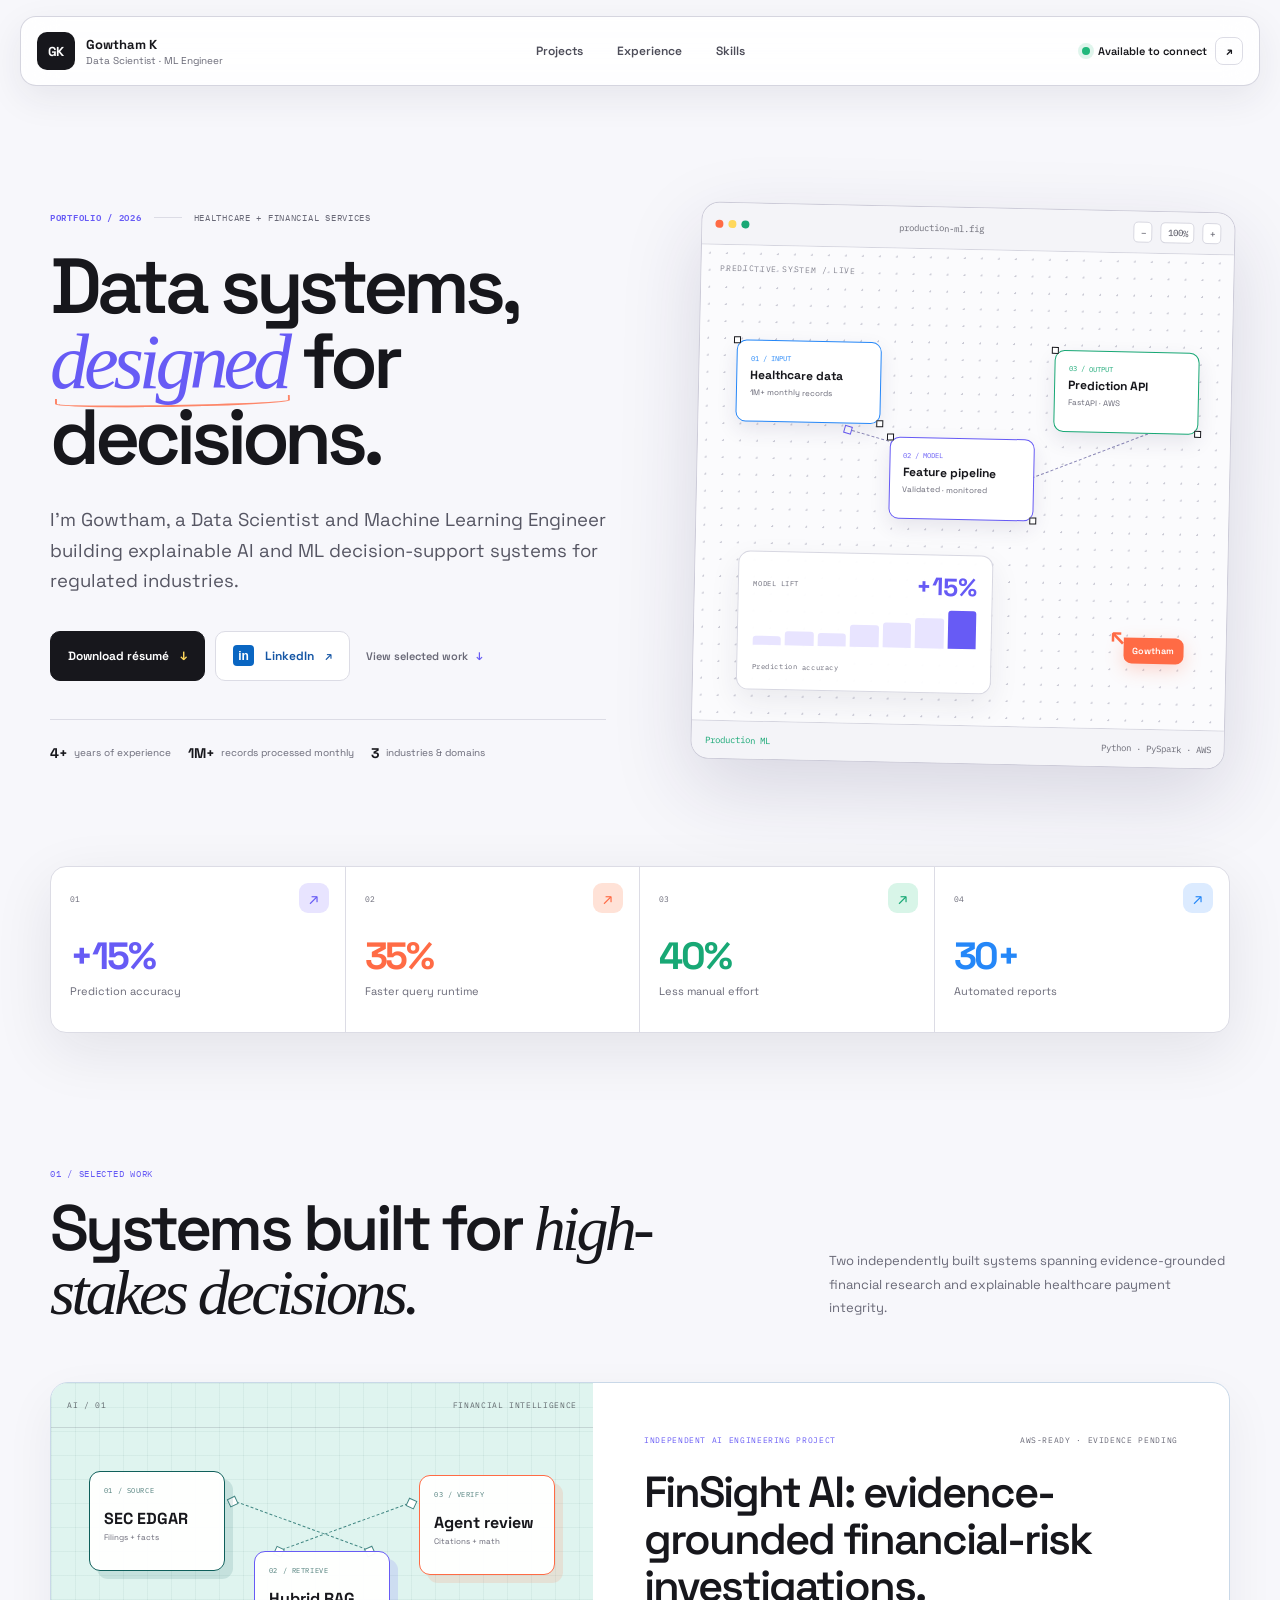
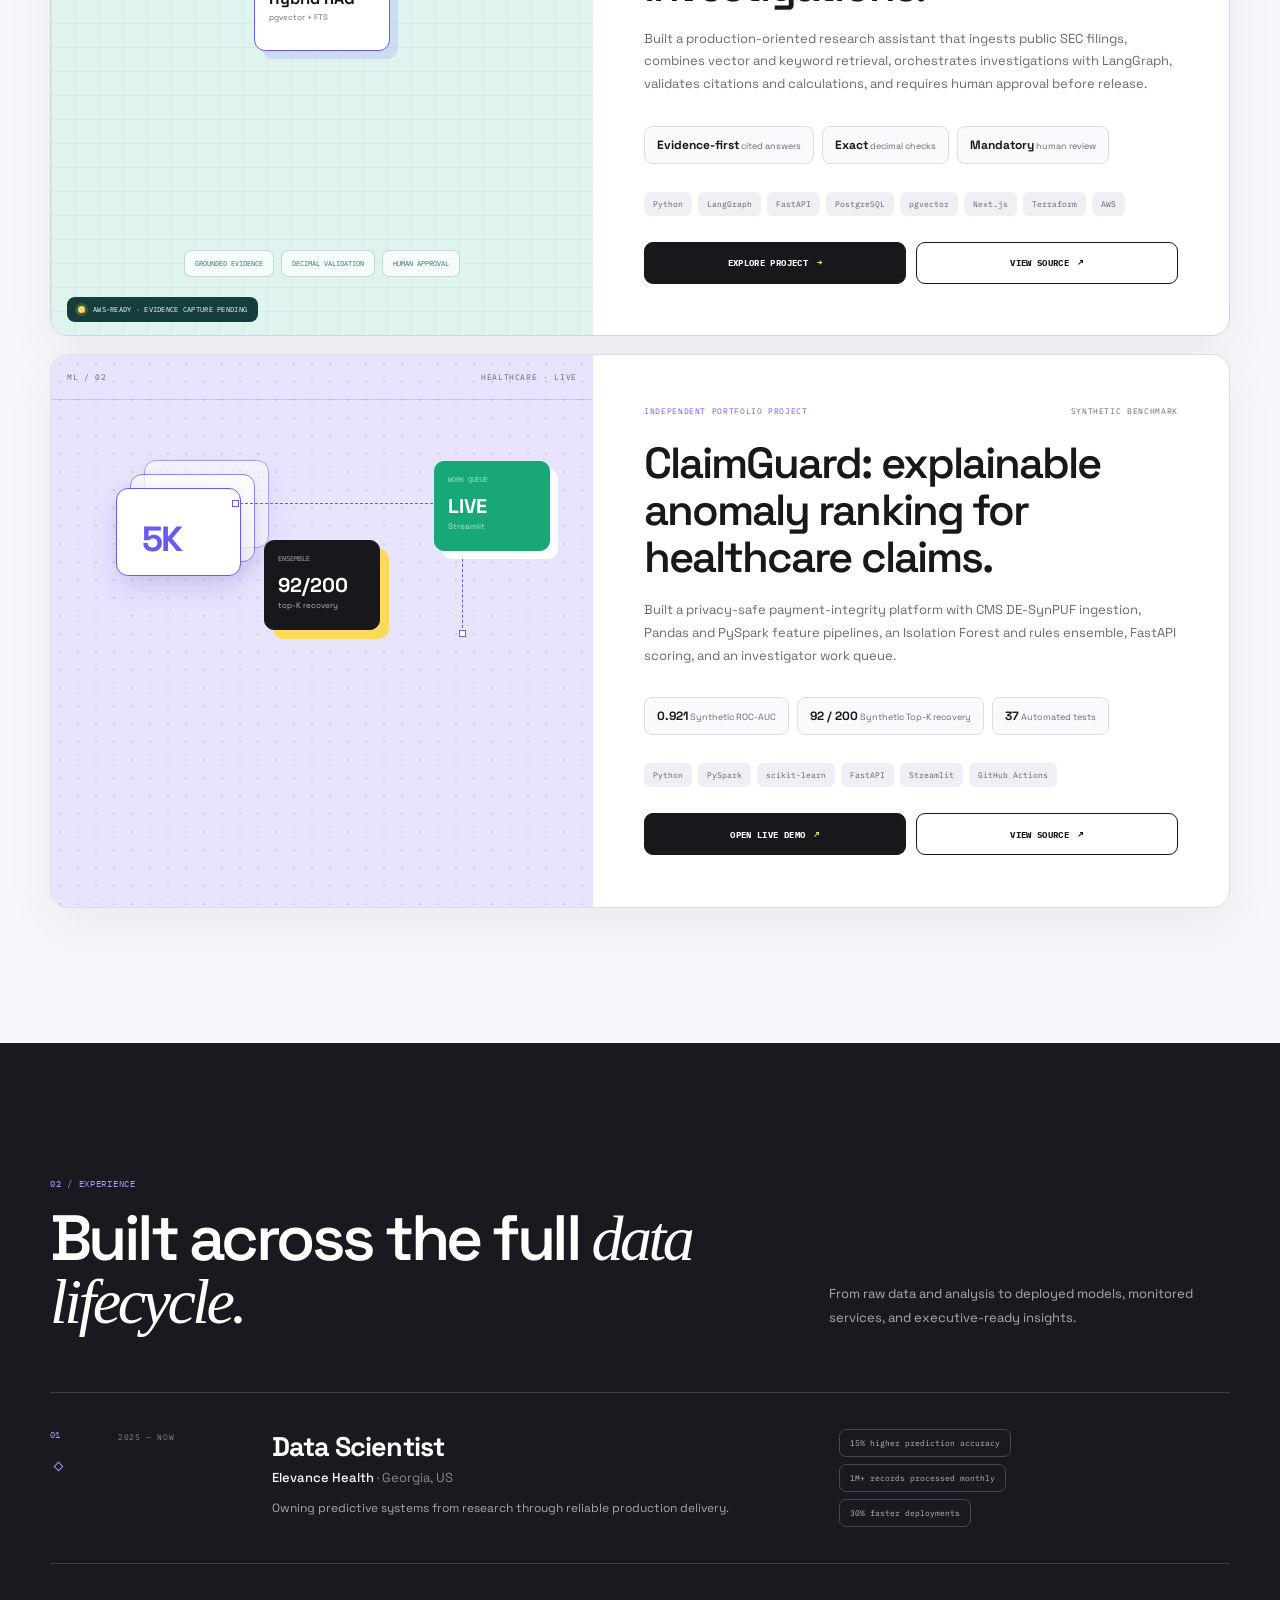
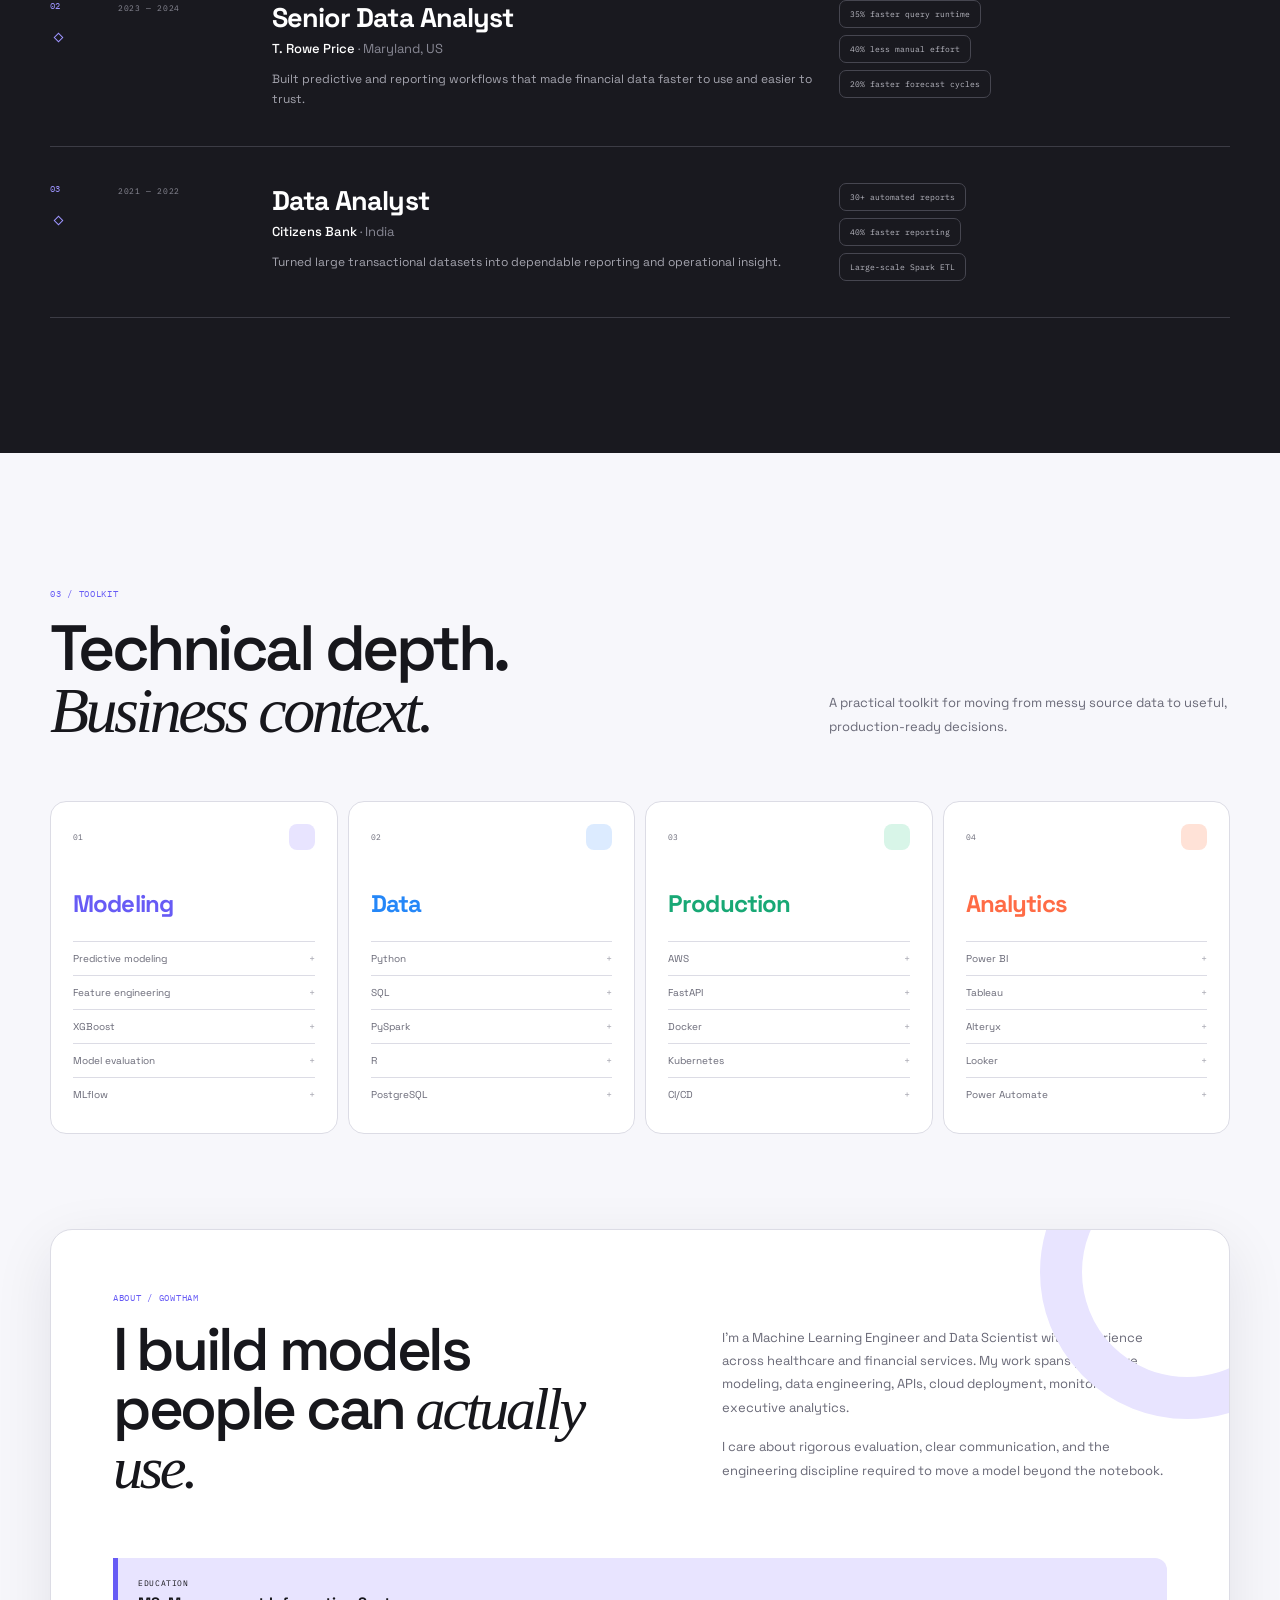
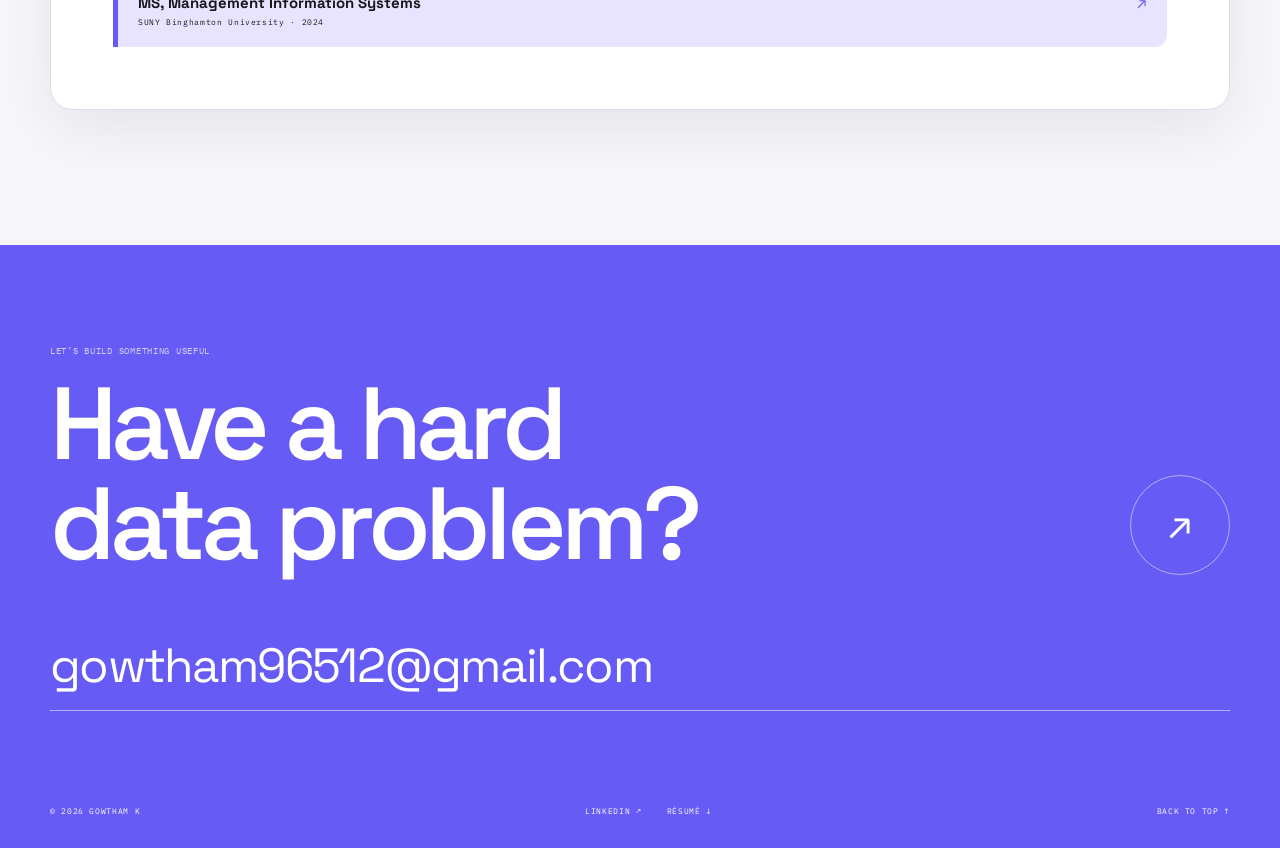
<file: index.html>
<!doctype html>
<html lang="en">
<head>
  <meta charset="utf-8">
  <meta name="viewport" content="width=device-width, initial-scale=1">
  <meta name="description" content="Portfolio of Gowtham K, a Data Scientist and Machine Learning Engineer building explainable AI and ML decision-support systems for regulated industries.">
  <meta name="theme-color" content="#675bf5">
  <meta property="og:title" content="Gowtham K | Data Scientist & Machine Learning Engineer">
  <meta property="og:description" content="Explainable AI, production ML, and decision-support systems across healthcare and financial services.">
  <meta property="og:type" content="website">
  <meta property="og:url" content="https://gowthamkondabolu.github.io/">
  <meta property="og:image" content="https://gowthamkondabolu.github.io/portfolio-preview.jpg?v=2">
  <meta property="og:image:secure_url" content="https://gowthamkondabolu.github.io/portfolio-preview.jpg?v=2">
  <meta property="og:image:type" content="image/jpeg">
  <meta property="og:image:width" content="1200">
  <meta property="og:image:height" content="627">
  <meta property="og:image:alt" content="Gowtham K — Data Scientist and Machine Learning Engineer portfolio">
  <meta name="twitter:card" content="summary_large_image">
  <meta name="twitter:title" content="Gowtham K | Data Scientist & Machine Learning Engineer">
  <meta name="twitter:description" content="Explainable AI, production ML, and decision-support systems across healthcare and financial services.">
  <meta name="twitter:image" content="https://gowthamkondabolu.github.io/portfolio-preview.jpg?v=2">
  <title>Gowtham K | Data Scientist & Machine Learning Engineer</title>
  <link rel="icon" href="favicon.svg" type="image/svg+xml">
  <link rel="stylesheet" href="styles.css">
</head>
<body>
<main id="top">
  <header class="topbar">
    <a class="identity" href="#top" aria-label="Gowtham K home"><span class="identity-mark">GK</span><span><b>Gowtham K</b><small>Data Scientist · ML Engineer</small></span></a>
    <nav aria-label="Primary navigation"><a href="#work">Projects</a><a href="#experience">Experience</a><a href="#skills">Skills</a></nav>
    <a class="contact-link" href="https://mail.google.com/mail/?view=cm&amp;fs=1&amp;to=gowtham96512@gmail.com&amp;su=Portfolio%20Inquiry" target="_blank" rel="noreferrer" aria-label="Email Gowtham using Gmail"><span class="status-dot"></span>Available to connect <b>↗</b></a>
  </header>

  <section class="hero wrap">
    <div class="hero-copy">
      <p class="overline"><span>PORTFOLIO / 2026</span><i></i>Healthcare + Financial Services</p>
      <h1>Data systems,<br><em>designed</em> for decisions.</h1>
      <p class="hero-lede">I’m Gowtham, a Data Scientist and Machine Learning Engineer building explainable AI and ML decision-support systems for regulated industries.</p>
      <div class="hero-actions">
        <a class="button primary" href="Gowtham_K_Resume.pdf" download>Download résumé <span>↓</span></a>
        <a class="button linkedin" href="https://www.linkedin.com/in/gowtham512/" target="_blank" rel="noreferrer"><span class="in-badge">in</span> LinkedIn <b>↗</b></a>
        <a class="text-link" href="#work">View selected work <span>↓</span></a>
      </div>
      <div class="quick-proof" aria-label="Career highlights"><span><b>4+</b> years of experience</span><span><b>1M+</b> records processed monthly</span><span><b>3</b> industries &amp; domains</span></div>
    </div>

    <div class="canvas-card" aria-label="Machine learning system overview">
      <div class="canvas-toolbar"><div class="window-dots"><i></i><i></i><i></i></div><span>production-ml.fig</span><div class="toolbar-tools"><b>−</b><b>100%</b><b>+</b></div></div>
      <div class="canvas-body">
        <div class="canvas-label">PREDICTIVE SYSTEM / LIVE</div>
        <div class="flow-node data-node"><small>01 / INPUT</small><strong>Healthcare data</strong><span>1M+ monthly records</span><i class="handle one"></i><i class="handle two"></i></div>
        <div class="flow-line line-one"><i></i></div>
        <div class="flow-node model-node"><small>02 / MODEL</small><strong>Feature pipeline</strong><span>Validated · monitored</span><i class="handle one"></i><i class="handle two"></i></div>
        <div class="flow-line line-two"><i></i></div>
        <div class="flow-node api-node"><small>03 / OUTPUT</small><strong>Prediction API</strong><span>FastAPI · AWS</span><i class="handle one"></i><i class="handle two"></i></div>
        <div class="performance-card"><div><span>MODEL LIFT</span><b>+15%</b></div><div class="spark" aria-hidden="true"><i></i><i></i><i></i><i></i><i></i><i></i><i></i></div><small>Prediction accuracy</small></div>
        <div class="cursor-tag"><span>↖</span> Gowtham</div>
      </div>
      <div class="canvas-footer"><span><i></i> Production ML</span><span>Python · PySpark · AWS</span></div>
    </div>
  </section>

  <section class="impact-strip wrap" aria-label="Impact metrics">
    <article class="impact-card violet"><span>01</span><b>+15%</b><p>Prediction accuracy</p><i>↗</i></article>
    <article class="impact-card orange"><span>02</span><b>35%</b><p>Faster query runtime</p><i>↗</i></article>
    <article class="impact-card green"><span>03</span><b>40%</b><p>Less manual effort</p><i>↗</i></article>
    <article class="impact-card blue"><span>04</span><b>30+</b><p>Automated reports</p><i>↗</i></article>
  </section>

  <section class="section wrap" id="work">
    <div class="section-heading"><div><p class="kicker">01 / SELECTED WORK</p><h2>Systems built for <em>high-stakes decisions.</em></h2></div><p>Two independently built systems spanning evidence-grounded financial research and explainable healthcare payment integrity.</p></div>
    <div class="project-grid">
      <article class="project-card project-featured finsight-card">
        <div class="project-visual finsight-visual" aria-hidden="true">
          <div class="visual-bar"><span>AI / 01</span><span>FINANCIAL INTELLIGENCE</span></div>
          <div class="finsight-flow">
            <div class="finsight-node source-node"><small>01 / SOURCE</small><b>SEC EDGAR</b><span>Filings + facts</span></div>
            <div class="finsight-path path-one"><i></i></div>
            <div class="finsight-node retrieval-node"><small>02 / RETRIEVE</small><b>Hybrid RAG</b><span>pgvector + FTS</span></div>
            <div class="finsight-path path-two"><i></i></div>
            <div class="finsight-node agent-node"><small>03 / VERIFY</small><b>Agent review</b><span>Citations + math</span></div>
          </div>
          <div class="finsight-controls"><span>Grounded evidence</span><span>Decimal validation</span><span>Human approval</span></div>
          <div class="finsight-status"><i></i>AWS-ready · evidence capture pending</div>
        </div>
        <div class="project-copy">
          <div class="project-meta"><span>INDEPENDENT AI ENGINEERING PROJECT</span><span>AWS-READY · EVIDENCE PENDING</span></div>
          <h3>FinSight AI: evidence-grounded financial-risk investigations.</h3>
          <p>Built a production-oriented research assistant that ingests public SEC filings, combines vector and keyword retrieval, orchestrates investigations with LangGraph, validates citations and calculations, and requires human approval before release.</p>
          <div class="result-row"><span><b>Evidence-first</b> cited answers</span><span><b>Exact</b> decimal checks</span><span><b>Mandatory</b> human review</span></div>
          <div class="tech-row"><span>Python</span><span>LangGraph</span><span>FastAPI</span><span>PostgreSQL</span><span>pgvector</span><span>Next.js</span><span>Terraform</span><span>AWS</span></div>
          <div class="project-actions">
            <a class="project-link primary" href="finsight-ai.html">Explore project <span>→</span></a>
            <a class="project-link" href="https://github.com/GowthamKondabolu/finsight-ai" target="_blank" rel="noreferrer">View source <span>↗</span></a>
          </div>
        </div>
      </article>

      <article class="project-card project-featured">
        <div class="project-visual healthcare-visual" aria-hidden="true">
          <div class="visual-bar"><span>ML / 02</span><span>HEALTHCARE · LIVE</span></div>
          <div class="data-stack"><i></i><i></i><i></i><span>5K</span></div>
          <div class="model-chip"><small>ENSEMBLE</small><b>92/200</b><span>top-K recovery</span></div>
          <div class="connector"><i></i><i></i><i></i></div>
          <div class="api-chip"><small>WORK QUEUE</small><b>LIVE</b><span>Streamlit</span></div>
        </div>
        <div class="project-copy">
          <div class="project-meta"><span>INDEPENDENT PORTFOLIO PROJECT</span><span>SYNTHETIC BENCHMARK</span></div>
          <h3>ClaimGuard: explainable anomaly ranking for healthcare claims.</h3>
          <p>Built a privacy-safe payment-integrity platform with CMS DE-SynPUF ingestion, Pandas and PySpark feature pipelines, an Isolation Forest and rules ensemble, FastAPI scoring, and an investigator work queue.</p>
          <div class="result-row"><span><b>0.921</b> Synthetic ROC-AUC</span><span><b>92 / 200</b> Synthetic Top-K recovery</span><span><b>37</b> Automated tests</span></div>
          <div class="tech-row"><span>Python</span><span>PySpark</span><span>scikit-learn</span><span>FastAPI</span><span>Streamlit</span><span>GitHub Actions</span></div>
          <div class="project-actions">
            <a class="project-link primary" href="https://gowtham-claimguard.streamlit.app/" target="_blank" rel="noreferrer">Open live demo <span>↗</span></a>
            <a class="project-link" href="https://github.com/GowthamKondabolu/claim-guard" target="_blank" rel="noreferrer">View source <span>↗</span></a>
          </div>
        </div>
      </article>
    </div>
  </section>

  <section class="experience-section" id="experience">
    <div class="wrap">
      <div class="section-heading light"><div><p class="kicker">02 / EXPERIENCE</p><h2>Built across the full <em>data lifecycle.</em></h2></div><p>From raw data and analysis to deployed models, monitored services, and executive-ready insights.</p></div>
      <div class="timeline">
        <article class="role"><div class="role-pin"><span>01</span><i></i></div><div class="role-date">2025 — NOW</div><div class="role-copy"><h3>Data Scientist</h3><h4>Elevance Health <span>· Georgia, US</span></h4><p>Owning predictive systems from research through reliable production delivery.</p></div><div class="role-results"><span>15% higher prediction accuracy</span><span>1M+ records processed monthly</span><span>30% faster deployments</span></div></article>
        <article class="role"><div class="role-pin"><span>02</span><i></i></div><div class="role-date">2023 — 2024</div><div class="role-copy"><h3>Senior Data Analyst</h3><h4>T. Rowe Price <span>· Maryland, US</span></h4><p>Built predictive and reporting workflows that made financial data faster to use and easier to trust.</p></div><div class="role-results"><span>35% faster query runtime</span><span>40% less manual effort</span><span>20% faster forecast cycles</span></div></article>
        <article class="role"><div class="role-pin"><span>03</span><i></i></div><div class="role-date">2021 — 2022</div><div class="role-copy"><h3>Data Analyst</h3><h4>Citizens Bank <span>· India</span></h4><p>Turned large transactional datasets into dependable reporting and operational insight.</p></div><div class="role-results"><span>30+ automated reports</span><span>40% faster reporting</span><span>Large-scale Spark ETL</span></div></article>
      </div>
    </div>
  </section>

  <section class="section wrap" id="skills">
    <div class="section-heading"><div><p class="kicker">03 / TOOLKIT</p><h2>Technical depth.<br><em>Business context.</em></h2></div><p>A practical toolkit for moving from messy source data to useful, production-ready decisions.</p></div>
    <div class="skill-grid">
      <article class="skill-card violet"><div><span>01</span><i></i></div><h3>Modeling</h3><ul><li>Predictive modeling<span>+</span></li><li>Feature engineering<span>+</span></li><li>XGBoost<span>+</span></li><li>Model evaluation<span>+</span></li><li>MLflow<span>+</span></li></ul></article>
      <article class="skill-card blue"><div><span>02</span><i></i></div><h3>Data</h3><ul><li>Python<span>+</span></li><li>SQL<span>+</span></li><li>PySpark<span>+</span></li><li>R<span>+</span></li><li>PostgreSQL<span>+</span></li></ul></article>
      <article class="skill-card green"><div><span>03</span><i></i></div><h3>Production</h3><ul><li>AWS<span>+</span></li><li>FastAPI<span>+</span></li><li>Docker<span>+</span></li><li>Kubernetes<span>+</span></li><li>CI/CD<span>+</span></li></ul></article>
      <article class="skill-card orange"><div><span>04</span><i></i></div><h3>Analytics</h3><ul><li>Power BI<span>+</span></li><li>Tableau<span>+</span></li><li>Alteryx<span>+</span></li><li>Looker<span>+</span></li><li>Power Automate<span>+</span></li></ul></article>
    </div>

    <div class="about-card">
      <div class="about-title"><p class="kicker">ABOUT / GOWTHAM</p><h2>I build models people can <em>actually use.</em></h2></div>
      <div class="about-copy"><p>I’m a Machine Learning Engineer and Data Scientist with experience across healthcare and financial services. My work spans predictive modeling, data engineering, APIs, cloud deployment, monitoring, and executive analytics.</p><p>I care about rigorous evaluation, clear communication, and the engineering discipline required to move a model beyond the notebook.</p></div>
      <div class="education-card"><span>EDUCATION</span><b>MS, Management Information Systems</b><small>SUNY Binghamton University · 2024</small><i>↗</i></div>
    </div>
  </section>

  <footer>
    <div class="wrap footer-inner">
      <p class="kicker">LET’S BUILD SOMETHING USEFUL</p>
      <div class="footer-title"><h2>Have a hard<br>data problem?</h2><a class="footer-arrow" href="https://mail.google.com/mail/?view=cm&amp;fs=1&amp;to=gowtham96512@gmail.com&amp;su=Portfolio%20Inquiry" target="_blank" rel="noreferrer" aria-label="Email Gowtham using Gmail">↗</a></div>
      <a class="email" href="mailto:gowtham96512@gmail.com">gowtham96512@gmail.com</a>
      <div class="footer-row"><span>© 2026 GOWTHAM K</span><div><a href="https://www.linkedin.com/in/gowtham512/" target="_blank" rel="noreferrer">LINKEDIN ↗</a><a href="Gowtham_K_Resume.pdf" download>RÉSUMÉ ↓</a></div><a href="#top">BACK TO TOP ↑</a></div>
    </div>
  </footer>
</main>
</body>
</html>
</file>
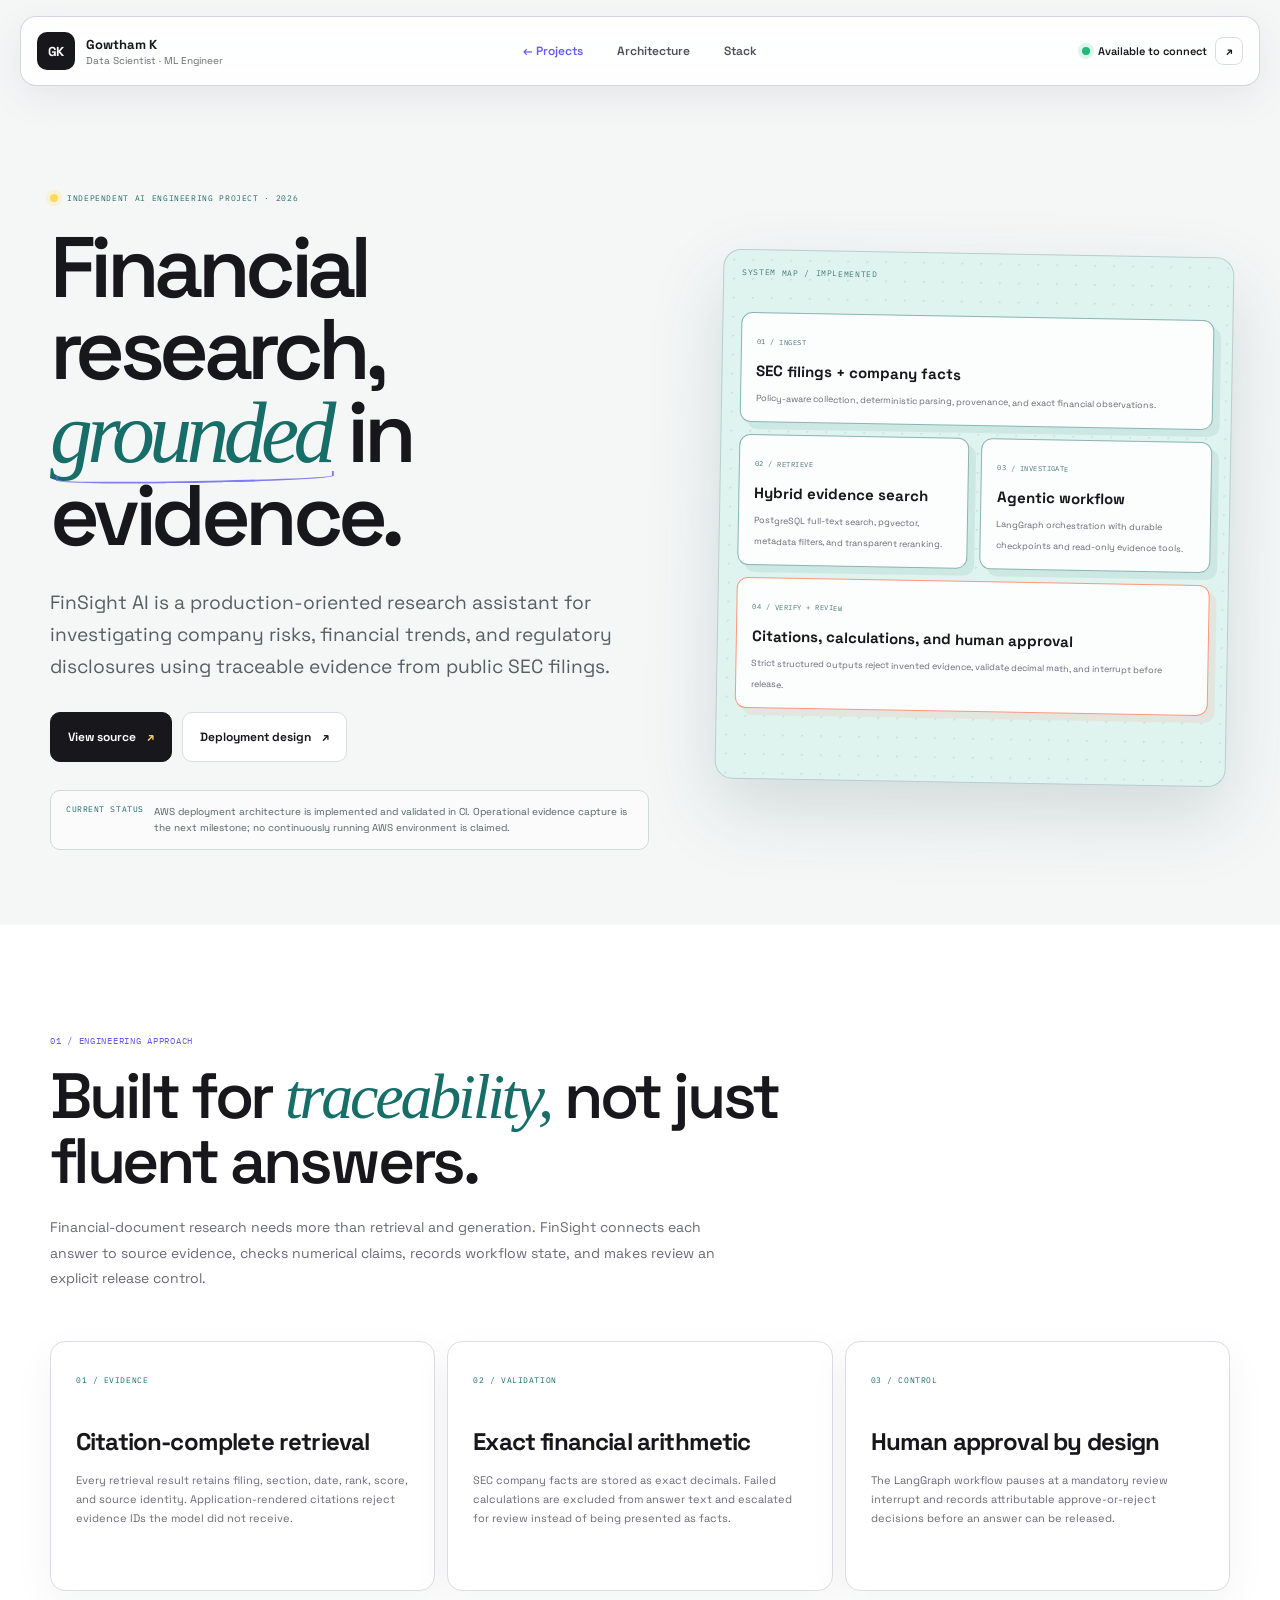
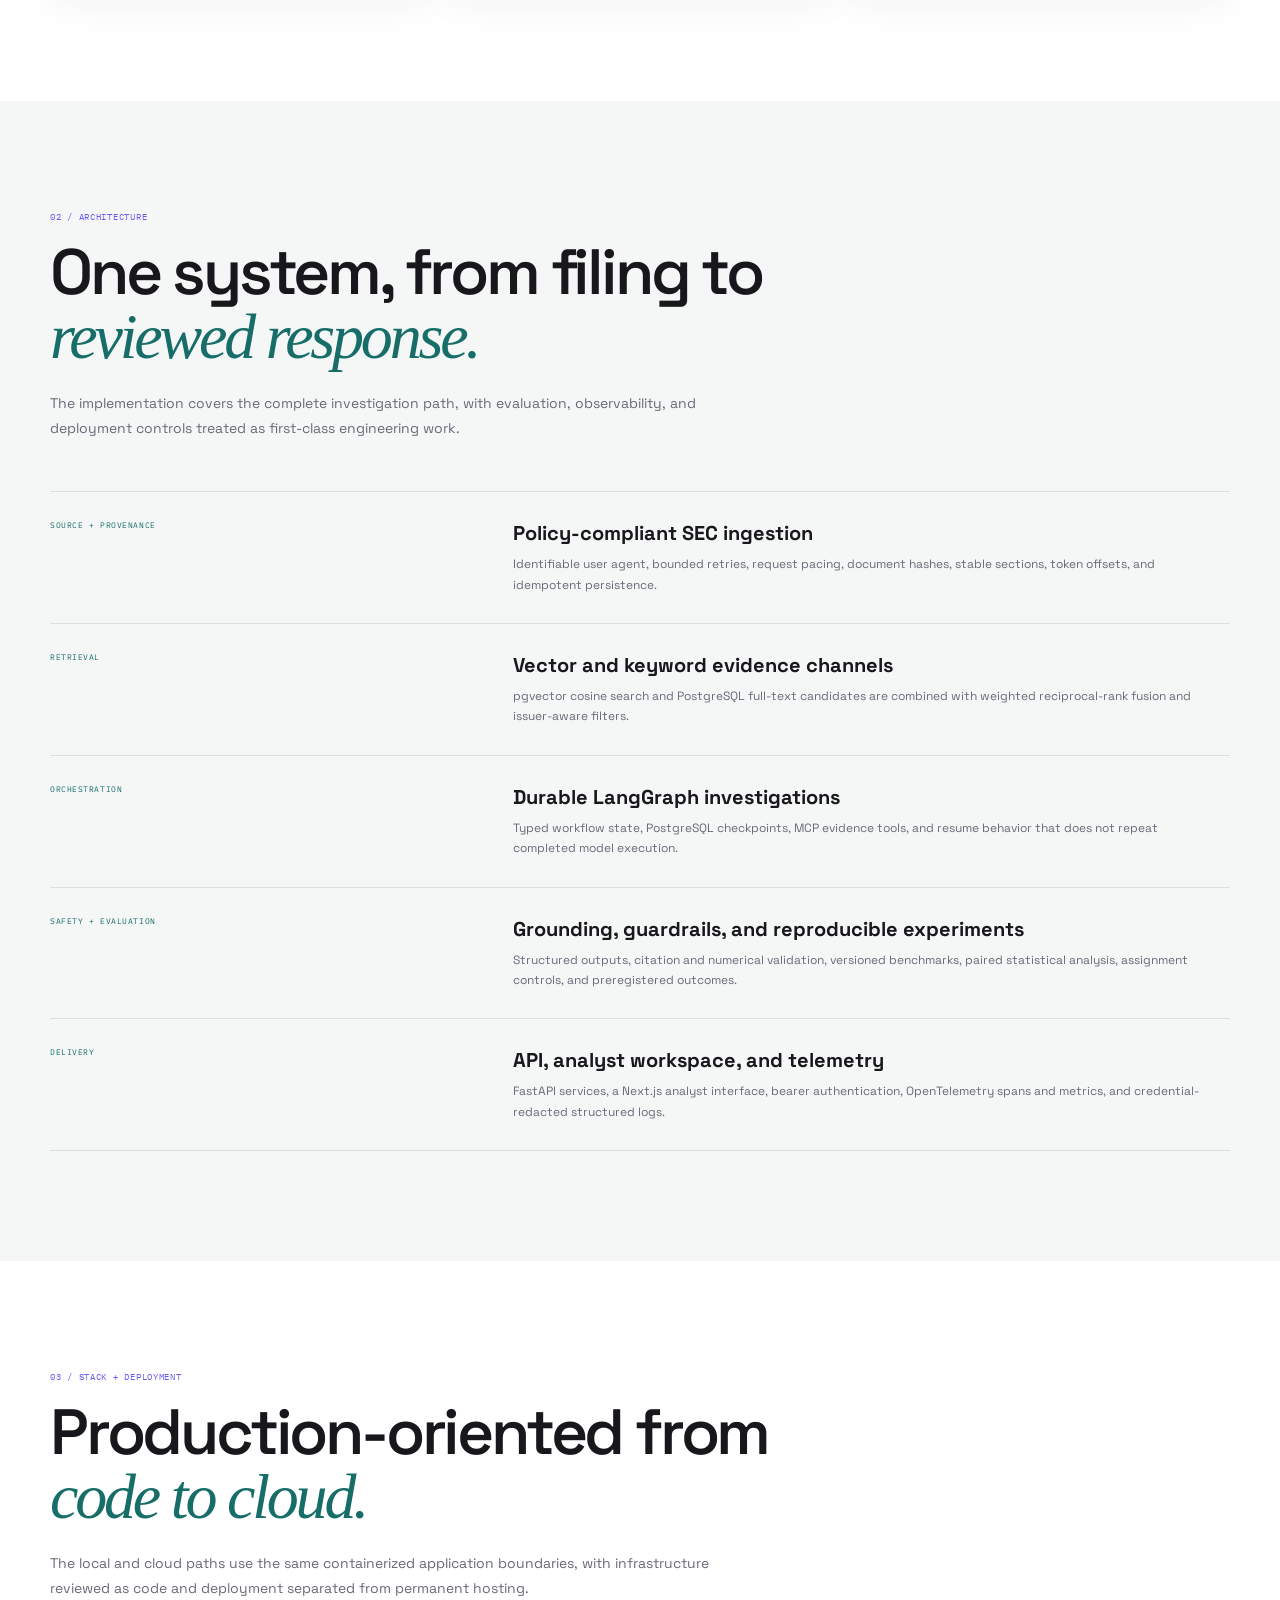
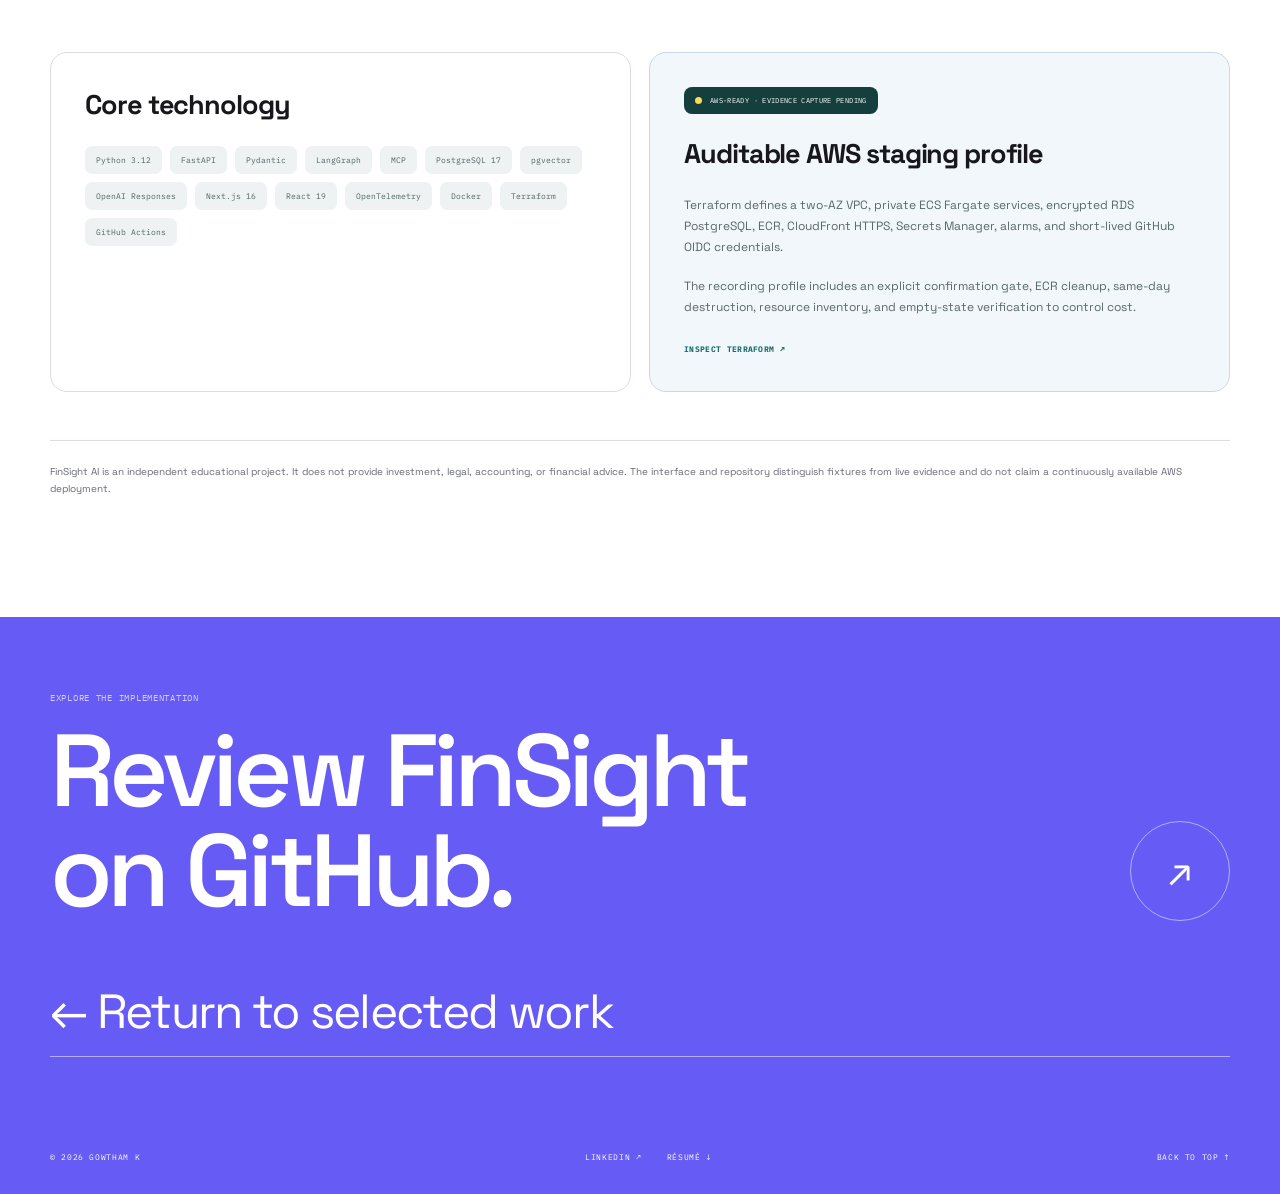
<file: finsight-ai.html>
<!doctype html>
<html lang="en">
<head>
  <meta charset="utf-8">
  <meta name="viewport" content="width=device-width, initial-scale=1">
  <meta name="description" content="FinSight AI case study: evidence-grounded financial-risk investigations using SEC filings, hybrid retrieval, LangGraph, numerical validation, and human review.">
  <meta name="theme-color" content="#176d68">
  <meta property="og:title" content="FinSight AI | Gowtham K">
  <meta property="og:description" content="A production-oriented financial-document intelligence system with grounded answers, numerical validation, and human approval controls.">
  <meta property="og:type" content="website">
  <meta property="og:url" content="https://gowthamkondabolu.github.io/finsight-ai.html">
  <meta property="og:image" content="https://gowthamkondabolu.github.io/portfolio-preview.jpg?v=2">
  <meta name="twitter:card" content="summary_large_image">
  <meta name="twitter:title" content="FinSight AI | Gowtham K">
  <meta name="twitter:description" content="Evidence-grounded financial-risk investigations built from public SEC filings.">
  <meta name="twitter:image" content="https://gowthamkondabolu.github.io/portfolio-preview.jpg?v=2">
  <title>FinSight AI | Gowtham K</title>
  <link rel="icon" href="favicon.svg" type="image/svg+xml">
  <link rel="stylesheet" href="styles.css">
</head>
<body class="case-study-page">
<main class="case-main" id="top">
  <header class="topbar case-topbar">
    <a class="identity" href="index.html" aria-label="Return to Gowtham K portfolio"><span class="identity-mark">GK</span><span><b>Gowtham K</b><small>Data Scientist · ML Engineer</small></span></a>
    <nav aria-label="Case study navigation"><a href="index.html#work">← Projects</a><a href="#architecture">Architecture</a><a href="#stack">Stack</a></nav>
    <a class="contact-link" href="https://mail.google.com/mail/?view=cm&amp;fs=1&amp;to=gowtham96512@gmail.com&amp;su=FinSight%20AI%20Inquiry" target="_blank" rel="noreferrer" aria-label="Email Gowtham using Gmail"><span class="status-dot"></span>Available to connect <b>↗</b></a>
  </header>

  <section class="case-hero wrap">
    <div class="case-hero-copy">
      <p class="case-badge"><i></i>Independent AI engineering project · 2026</p>
      <h1>Financial research,<br><em>grounded</em> in evidence.</h1>
      <p class="case-lede">FinSight AI is a production-oriented research assistant for investigating company risks, financial trends, and regulatory disclosures using traceable evidence from public SEC filings.</p>
      <div class="case-actions">
        <a class="button primary" href="https://github.com/GowthamKondabolu/finsight-ai" target="_blank" rel="noreferrer">View source <span>↗</span></a>
        <a class="button" href="https://github.com/GowthamKondabolu/finsight-ai/blob/main/docs/aws_deployment.md" target="_blank" rel="noreferrer">Deployment design <span>↗</span></a>
      </div>
      <div class="case-status-note"><b>CURRENT STATUS</b><span>AWS deployment architecture is implemented and validated in CI. Operational evidence capture is the next milestone; no continuously running AWS environment is claimed.</span></div>
    </div>

    <div class="case-system" aria-label="FinSight AI system map">
      <div class="system-stack">
        <div class="system-stage wide"><span>01 / INGEST</span><b>SEC filings + company facts</b><small>Policy-aware collection, deterministic parsing, provenance, and exact financial observations.</small></div>
        <div class="system-stage"><span>02 / RETRIEVE</span><b>Hybrid evidence search</b><small>PostgreSQL full-text search, pgvector, metadata filters, and transparent reranking.</small></div>
        <div class="system-stage"><span>03 / INVESTIGATE</span><b>Agentic workflow</b><small>LangGraph orchestration with durable checkpoints and read-only evidence tools.</small></div>
        <div class="system-stage wide review"><span>04 / VERIFY + REVIEW</span><b>Citations, calculations, and human approval</b><small>Strict structured outputs reject invented evidence, validate decimal math, and interrupt before release.</small></div>
      </div>
    </div>
  </section>

  <section class="case-section alt">
    <div class="wrap">
      <div class="case-section-heading"><p class="kicker">01 / ENGINEERING APPROACH</p><h2>Built for <em>traceability,</em> not just fluent answers.</h2><p>Financial-document research needs more than retrieval and generation. FinSight connects each answer to source evidence, checks numerical claims, records workflow state, and makes review an explicit release control.</p></div>
      <div class="case-grid">
        <article class="case-card"><span>01 / EVIDENCE</span><h3>Citation-complete retrieval</h3><p>Every retrieval result retains filing, section, date, rank, score, and source identity. Application-rendered citations reject evidence IDs the model did not receive.</p></article>
        <article class="case-card"><span>02 / VALIDATION</span><h3>Exact financial arithmetic</h3><p>SEC company facts are stored as exact decimals. Failed calculations are excluded from answer text and escalated for review instead of being presented as facts.</p></article>
        <article class="case-card"><span>03 / CONTROL</span><h3>Human approval by design</h3><p>The LangGraph workflow pauses at a mandatory review interrupt and records attributable approve-or-reject decisions before an answer can be released.</p></article>
      </div>
    </div>
  </section>

  <section class="case-section wrap" id="architecture">
    <div class="case-section-heading"><p class="kicker">02 / ARCHITECTURE</p><h2>One system, from filing to <em>reviewed response.</em></h2><p>The implementation covers the complete investigation path, with evaluation, observability, and deployment controls treated as first-class engineering work.</p></div>
    <div class="architecture-list">
      <div class="architecture-row"><div class="architecture-label">Source + provenance</div><div><h3>Policy-compliant SEC ingestion</h3><p>Identifiable user agent, bounded retries, request pacing, document hashes, stable sections, token offsets, and idempotent persistence.</p></div></div>
      <div class="architecture-row"><div class="architecture-label">Retrieval</div><div><h3>Vector and keyword evidence channels</h3><p>pgvector cosine search and PostgreSQL full-text candidates are combined with weighted reciprocal-rank fusion and issuer-aware filters.</p></div></div>
      <div class="architecture-row"><div class="architecture-label">Orchestration</div><div><h3>Durable LangGraph investigations</h3><p>Typed workflow state, PostgreSQL checkpoints, MCP evidence tools, and resume behavior that does not repeat completed model execution.</p></div></div>
      <div class="architecture-row"><div class="architecture-label">Safety + evaluation</div><div><h3>Grounding, guardrails, and reproducible experiments</h3><p>Structured outputs, citation and numerical validation, versioned benchmarks, paired statistical analysis, assignment controls, and preregistered outcomes.</p></div></div>
      <div class="architecture-row"><div class="architecture-label">Delivery</div><div><h3>API, analyst workspace, and telemetry</h3><p>FastAPI services, a Next.js analyst interface, bearer authentication, OpenTelemetry spans and metrics, and credential-redacted structured logs.</p></div></div>
    </div>
  </section>

  <section class="case-section alt" id="stack">
    <div class="wrap">
      <div class="case-section-heading"><p class="kicker">03 / STACK + DEPLOYMENT</p><h2>Production-oriented from <em>code to cloud.</em></h2><p>The local and cloud paths use the same containerized application boundaries, with infrastructure reviewed as code and deployment separated from permanent hosting.</p></div>
      <div class="stack-cloud-grid">
        <article class="stack-panel">
          <h3>Core technology</h3>
          <div class="stack-tags"><span>Python 3.12</span><span>FastAPI</span><span>Pydantic</span><span>LangGraph</span><span>MCP</span><span>PostgreSQL 17</span><span>pgvector</span><span>OpenAI Responses</span><span>Next.js 16</span><span>React 19</span><span>OpenTelemetry</span><span>Docker</span><span>Terraform</span><span>GitHub Actions</span></div>
        </article>
        <article class="cloud-panel">
          <div class="cloud-status"><i></i>AWS-ready · evidence capture pending</div>
          <h3>Auditable AWS staging profile</h3>
          <p>Terraform defines a two-AZ VPC, private ECS Fargate services, encrypted RDS PostgreSQL, ECR, CloudFront HTTPS, Secrets Manager, alarms, and short-lived GitHub OIDC credentials.</p>
          <p>The recording profile includes an explicit confirmation gate, ECR cleanup, same-day destruction, resource inventory, and empty-state verification to control cost.</p>
          <a href="https://github.com/GowthamKondabolu/finsight-ai/tree/main/infrastructure/terraform" target="_blank" rel="noreferrer">Inspect Terraform ↗</a>
        </article>
      </div>
      <p class="case-disclaimer">FinSight AI is an independent educational project. It does not provide investment, legal, accounting, or financial advice. The interface and repository distinguish fixtures from live evidence and do not claim a continuously available AWS deployment.</p>
    </div>
  </section>

  <footer class="case-footer">
    <div class="wrap footer-inner">
      <p class="kicker">EXPLORE THE IMPLEMENTATION</p>
      <div class="footer-title"><h2>Review FinSight<br>on GitHub.</h2><a class="footer-arrow" href="https://github.com/GowthamKondabolu/finsight-ai" target="_blank" rel="noreferrer" aria-label="Open FinSight AI source code on GitHub">↗</a></div>
      <a class="email" href="index.html#work">← Return to selected work</a>
      <div class="footer-row"><span>© 2026 GOWTHAM K</span><div><a href="https://www.linkedin.com/in/gowtham512/" target="_blank" rel="noreferrer">LINKEDIN ↗</a><a href="Gowtham_K_Resume.pdf" download>RÉSUMÉ ↓</a></div><a href="#top">BACK TO TOP ↑</a></div>
    </div>
  </footer>
</main>
</body>
</html>
</file>
<file: styles.css>
@import url('https://fonts.googleapis.com/css2?family=IBM+Plex+Mono:wght@400;500&family=Space+Grotesk:wght@400;500;600;700&display=swap');

:root {
  --ink: #17171c;
  --muted: #696977;
  --paper: #f7f7fb;
  --surface: #ffffff;
  --line: #dcdce5;
  --violet: #675bf5;
  --violet-soft: #e8e4ff;
  --orange: #ff6b45;
  --orange-soft: #ffe2d7;
  --green: #18a875;
  --green-soft: #d8f5e8;
  --blue: #2587f8;
  --blue-soft: #dcebff;
  --yellow: #ffd85c;
  --shadow: 0 18px 60px rgba(26, 24, 48, .09);
  --font-sans: 'Space Grotesk', sans-serif;
  --font-mono: 'IBM Plex Mono', monospace;
}

* { box-sizing: border-box; }
html { scroll-behavior: smooth; }
body { margin: 0; background: var(--paper); color: var(--ink); font-family: var(--font-sans), sans-serif; -webkit-font-smoothing: antialiased; }
a { color: inherit; text-decoration: none; }
button, a { -webkit-tap-highlight-color: transparent; }
a:focus-visible { outline: 3px solid var(--yellow); outline-offset: 4px; }
.wrap { width: min(1180px, calc(100% - 48px)); margin-inline: auto; }

.topbar {
  width: min(1240px, calc(100% - 32px));
  height: 70px;
  margin: 16px auto 0;
  padding: 0 16px;
  display: flex;
  align-items: center;
  justify-content: space-between;
  gap: 24px;
  position: sticky;
  top: 12px;
  z-index: 20;
  background: rgba(255, 255, 255, .88);
  border: 1px solid rgba(206, 206, 218, .85);
  border-radius: 16px;
  box-shadow: 0 12px 36px rgba(38, 36, 63, .08);
  backdrop-filter: blur(18px);
}
.identity { display: flex; align-items: center; gap: 11px; min-width: 218px; }
.identity-mark { width: 38px; height: 38px; display: grid; place-items: center; flex: 0 0 auto; border-radius: 10px; background: var(--ink); color: white; font-size: 13px; font-weight: 700; letter-spacing: -.03em; }
.identity > span:last-child { display: flex; flex-direction: column; gap: 1px; }
.identity b { font-size: 13px; }
.identity small { color: var(--muted); font-size: 10px; }
.topbar nav { display: flex; align-items: center; gap: 8px; }
.topbar nav a { padding: 10px 13px; border-radius: 9px; color: #4d4d59; font-size: 12px; font-weight: 600; transition: background .2s, color .2s; }
.topbar nav a:hover { background: #f0eff7; color: var(--ink); }
.contact-link { min-width: 218px; display: flex; align-items: center; justify-content: flex-end; gap: 8px; font-size: 11px; font-weight: 600; }
.contact-link b { width: 28px; height: 28px; display: grid; place-items: center; border: 1px solid var(--line); border-radius: 8px; }
.status-dot { width: 8px; height: 8px; border-radius: 50%; background: #20b87b; box-shadow: 0 0 0 4px rgba(32, 184, 123, .14); }

.hero { min-height: 780px; padding: 105px 0 86px; display: grid; grid-template-columns: 1.02fr .98fr; gap: clamp(48px, 7vw, 100px); align-items: center; }
.hero-copy { min-width: 0; }
.overline, .kicker, .project-meta, .visual-bar, .canvas-label, .role-date, .education-card span, .education-card small, .footer-row { font-family: var(--font-mono), monospace; letter-spacing: .08em; }
.overline { display: flex; align-items: center; gap: 12px; margin: 0 0 24px; color: var(--muted); font-size: 9px; text-transform: uppercase; }
.overline span { color: var(--violet); font-weight: 600; }
.overline i { width: 28px; height: 1px; background: var(--line); }
h1 { margin: 0; font-size: clamp(56px, 6.1vw, 88px); line-height: .96; letter-spacing: -.065em; font-weight: 570; }
h1 em, .section-heading h2 em, .about-card h2 em { font-family: Georgia, serif; font-weight: 400; }
h1 em { position: relative; color: var(--violet); }
h1 em:after { content: ""; position: absolute; left: 2%; right: -1%; bottom: -2px; height: 8px; border: 2px solid var(--orange); border-top: 0; border-radius: 0 0 50% 50%; transform: rotate(-1deg); opacity: .8; }
.hero-lede { max-width: 630px; margin: 30px 0 34px; color: #565663; font-size: clamp(17px, 1.45vw, 20px); line-height: 1.65; }
.hero-actions { display: flex; align-items: center; flex-wrap: wrap; gap: 10px; }
.button { min-height: 50px; padding: 0 17px; display: inline-flex; align-items: center; justify-content: center; gap: 11px; border: 1px solid var(--line); border-radius: 10px; background: white; font-size: 12px; font-weight: 650; transition: transform .2s, box-shadow .2s, border-color .2s; }
.button:hover { transform: translateY(-2px); box-shadow: 0 10px 22px rgba(30, 28, 55, .09); border-color: #c3c3d0; }
.button.primary { border-color: var(--ink); background: var(--ink); color: white; }
.button.primary span { color: var(--yellow); }
.button.linkedin { color: #1556a5; }
.button.linkedin b { font-weight: 500; }
.in-badge { width: 21px; height: 21px; display: grid; place-items: center; border-radius: 4px; background: #0a66c2; color: white; font-family: Arial, sans-serif; font-size: 12px; font-weight: 700; }
.text-link { padding: 12px 6px; color: var(--muted); font-size: 11px; font-weight: 600; }
.text-link span { margin-left: 5px; color: var(--violet); }
.quick-proof { display: flex; flex-wrap: wrap; gap: 17px; margin-top: 38px; padding-top: 24px; border-top: 1px solid var(--line); }
.quick-proof span { display: flex; align-items: center; gap: 6px; color: var(--muted); font-size: 10px; }
.quick-proof b { color: var(--ink); font-size: 14px; }

.canvas-card { min-width: 0; border: 1px solid #cccbd8; border-radius: 18px; background: white; box-shadow: 0 28px 80px rgba(38, 33, 80, .15); transform: rotate(1.2deg); transition: transform .35s; overflow: hidden; }
.canvas-card:hover { transform: rotate(0); }
.canvas-toolbar, .canvas-footer { height: 42px; padding: 0 13px; display: flex; align-items: center; justify-content: space-between; background: #f4f4f8; color: #6d6d78; font: 9px var(--font-mono), monospace; }
.canvas-toolbar { border-bottom: 1px solid #d5d5df; }
.window-dots { display: flex; gap: 5px; }
.window-dots i { width: 8px; height: 8px; border-radius: 50%; background: #d7d7de; }
.window-dots i:first-child { background: var(--orange); }
.window-dots i:nth-child(2) { background: var(--yellow); }
.window-dots i:last-child { background: var(--green); }
.toolbar-tools { display: flex; align-items: center; gap: 8px; }
.toolbar-tools b { padding: 4px 6px; border: 1px solid #d8d8e1; border-radius: 5px; background: white; font-weight: 500; }
.canvas-body { height: 475px; position: relative; overflow: hidden; background-color: #fbfbfd; background-image: radial-gradient(#c9c9d4 1px, transparent 1px); background-size: 17px 17px; }
.canvas-label { position: absolute; top: 18px; left: 19px; color: #858591; font-size: 8px; }
.flow-node { width: 145px; min-height: 82px; padding: 13px; position: absolute; z-index: 2; display: flex; flex-direction: column; gap: 4px; border: 1.5px solid var(--violet); border-radius: 10px; background: white; box-shadow: 0 8px 20px rgba(48, 44, 91, .1); }
.flow-node small { color: var(--violet); font: 7px var(--font-mono), monospace; }
.flow-node strong { font-size: 12px; }
.flow-node > span { color: var(--muted); font-size: 8px; }
.data-node { top: 94px; left: 7%; border-color: var(--blue); }
.data-node small { color: var(--blue); }
.model-node { top: 188px; left: 36%; }
.api-node { top: 98px; right: 6%; border-color: var(--green); }
.api-node small { color: var(--green); }
.handle { width: 7px; height: 7px; position: absolute; border: 1px solid currentColor; background: white; }
.handle.one { top: -4px; left: -4px; }
.handle.two { right: -4px; bottom: -4px; }
.flow-line { height: 1px; position: absolute; z-index: 1; border-top: 1.5px dashed #8b88b7; transform-origin: left center; }
.flow-line:before, .flow-line:after { content: ""; width: 6px; height: 6px; position: absolute; top: -4px; border: 1px solid var(--violet); background: white; }
.flow-line:before { left: -3px; }
.flow-line:after { right: -3px; }
.line-one { width: 32%; top: 181px; left: 28%; transform: rotate(15deg); }
.line-two { width: 31%; top: 230px; left: 61%; transform: rotate(-22deg); }
.performance-card { width: 48%; min-height: 118px; padding: 15px; position: absolute; left: 8%; bottom: 31px; border: 1px solid #d7d7e1; border-radius: 12px; background: rgba(255, 255, 255, .96); box-shadow: 0 12px 30px rgba(41, 38, 69, .08); }
.performance-card > div:first-child { display: flex; align-items: center; justify-content: space-between; }
.performance-card span, .performance-card small { color: var(--muted); font: 7px var(--font-mono), monospace; letter-spacing: .08em; }
.performance-card b { color: var(--violet); font-size: 25px; }
.spark { height: 38px; margin: 8px 0; display: flex; align-items: flex-end; gap: 4px; }
.spark i { width: 100%; border-radius: 3px 3px 0 0; background: var(--violet-soft); }
.spark i:nth-child(1) { height: 25%; }.spark i:nth-child(2) { height: 38%; }.spark i:nth-child(3) { height: 34%; }.spark i:nth-child(4) { height: 58%; }.spark i:nth-child(5) { height: 65%; }.spark i:nth-child(6) { height: 79%; }.spark i:nth-child(7) { height: 100%; background: var(--violet); }
.cursor-tag { position: absolute; right: 8%; bottom: 65px; padding: 7px 9px; border-radius: 0 8px 8px 8px; background: var(--orange); color: white; font-size: 9px; font-weight: 600; box-shadow: 0 6px 18px rgba(255, 107, 69, .25); }
.cursor-tag span { position: absolute; left: -13px; top: -17px; color: var(--orange); font-size: 24px; }
.canvas-footer { height: 38px; border-top: 1px solid #d5d5df; }
.canvas-footer span:first-child { color: var(--green); }

.impact-strip { display: grid; grid-template-columns: repeat(4, 1fr); border: 1px solid var(--line); border-radius: 16px; background: white; box-shadow: var(--shadow); overflow: hidden; }
.impact-card { min-height: 165px; padding: 19px; position: relative; border-right: 1px solid var(--line); }
.impact-card:last-child { border: 0; }
.impact-card > span { color: var(--muted); font: 8px var(--font-mono), monospace; }
.impact-card b { display: block; margin: 25px 0 4px; font-size: 38px; letter-spacing: -.055em; }
.impact-card p { margin: 0; color: var(--muted); font-size: 11px; }
.impact-card > i { width: 30px; height: 30px; position: absolute; top: 16px; right: 16px; display: grid; place-items: center; border-radius: 9px; font-style: normal; }
.impact-card.violet b { color: var(--violet); }.impact-card.violet > i { background: var(--violet-soft); color: var(--violet); }
.impact-card.orange b { color: var(--orange); }.impact-card.orange > i { background: var(--orange-soft); color: var(--orange); }
.impact-card.green b { color: var(--green); }.impact-card.green > i { background: var(--green-soft); color: var(--green); }
.impact-card.blue b { color: var(--blue); }.impact-card.blue > i { background: var(--blue-soft); color: var(--blue); }

.section { padding: 135px 0; }
.section-heading { margin-bottom: 58px; display: grid; grid-template-columns: 1.15fr .65fr; gap: 70px; align-items: end; }
.kicker { margin: 0 0 18px; color: var(--violet); font-size: 9px; }
.section-heading h2, .about-card h2, .footer-title h2 { margin: 0; font-size: clamp(45px, 5vw, 69px); line-height: .98; letter-spacing: -.055em; font-weight: 560; }
.section-heading > p { margin: 0 0 5px; color: var(--muted); font-size: 13px; line-height: 1.8; }
.project-grid { display: grid; grid-template-columns: 1fr 1fr; gap: 18px; }
.project-card { min-width: 0; border: 1px solid var(--line); border-radius: 18px; background: white; box-shadow: 0 18px 50px rgba(29, 27, 52, .06); overflow: hidden; transition: transform .25s, box-shadow .25s; }
.project-card:hover { transform: translateY(-5px); box-shadow: 0 24px 65px rgba(29, 27, 52, .12); }
.project-featured { grid-column: 1 / -1; display: grid; grid-template-columns: .92fr 1.08fr; }
.project-visual { min-height: 320px; position: relative; overflow: hidden; background-image: radial-gradient(rgba(53, 52, 71, .14) 1px, transparent 1px); background-size: 18px 18px; }
.project-featured .project-visual { min-height: 475px; }
.visual-bar { height: 45px; padding: 0 16px; display: flex; align-items: center; justify-content: space-between; border-bottom: 1px solid rgba(55, 53, 73, .16); color: rgba(31, 31, 42, .65); font-size: 8px; }
.healthcare-visual { background-color: var(--violet-soft); }
.data-stack { width: 160px; height: 170px; position: absolute; left: 12%; top: 105px; }
.data-stack i { width: 125px; height: 88px; position: absolute; border: 1px solid var(--violet); border-radius: 12px; background: white; box-shadow: 0 12px 28px rgba(58, 48, 153, .14); }
.data-stack i:nth-child(1) { left: 28px; top: 0; opacity: .5; }.data-stack i:nth-child(2) { left: 14px; top: 14px; opacity: .72; }.data-stack i:nth-child(3) { left: 0; top: 28px; }
.data-stack span { position: absolute; left: 26px; top: 57px; z-index: 2; color: var(--violet); font-size: 35px; font-weight: 700; letter-spacing: -.05em; }
.model-chip, .api-chip { width: 116px; min-height: 90px; padding: 13px; position: absolute; display: flex; flex-direction: column; gap: 2px; border: 1px solid var(--ink); border-radius: 10px; background: var(--ink); color: white; box-shadow: 9px 9px 0 var(--yellow); }
.model-chip { left: 50%; top: 185px; transform: translateX(-50%); }
.api-chip { right: 8%; top: 106px; border-color: var(--green); background: var(--green); box-shadow: 8px 8px 0 white; }
.model-chip small, .api-chip small { font: 7px var(--font-mono), monospace; opacity: .65; }.model-chip b, .api-chip b { margin-top: 7px; font-size: 20px; }.model-chip span, .api-chip span { font-size: 8px; opacity: .7; }
.connector { position: absolute; left: 34%; right: 24%; top: 148px; height: 130px; border-top: 1px dashed var(--violet); border-right: 1px dashed var(--violet); }
.connector i { width: 7px; height: 7px; position: absolute; border: 1px solid var(--violet); background: white; }.connector i:first-child { left: -3px; top: -4px; }.connector i:nth-child(2) { right: -4px; top: -4px; }.connector i:last-child { right: -4px; bottom: -4px; }
.project-copy { padding: clamp(30px, 4vw, 58px); display: flex; flex-direction: column; justify-content: center; }
.project-meta { display: flex; justify-content: space-between; color: var(--violet); font-size: 8px; }
.project-meta span:last-child { color: var(--muted); }
.project-copy h3 { max-width: 610px; margin: 24px 0 18px; font-size: clamp(30px, 3.4vw, 48px); line-height: 1.08; letter-spacing: -.045em; font-weight: 570; }
.project-copy > p { max-width: 610px; margin: 0; color: var(--muted); font-size: 13px; line-height: 1.75; }
.result-row { margin: 30px 0 28px; display: flex; flex-wrap: wrap; gap: 8px; }
.result-row span { padding: 10px 12px; border: 1px solid var(--line); border-radius: 8px; background: #fafafd; color: var(--muted); font-size: 9px; }
.result-row b { color: var(--ink); font-size: 12px; }
.tech-row { display: flex; flex-wrap: wrap; gap: 6px; }
.tech-row span { padding: 7px 9px; border-radius: 6px; background: #f0eff6; color: #626170; font: 8px var(--font-mono), monospace; }
.project-actions { margin-top: 26px; display: flex; flex-wrap: wrap; gap: 10px; }
.project-link { min-height: 42px; padding: 0 15px; display: inline-flex; flex: 1 1 145px; align-items: center; justify-content: center; gap: 9px; border: 1px solid var(--ink); border-radius: 9px; background: white; color: var(--ink); font: 700 9px var(--font-mono), monospace; letter-spacing: .04em; text-transform: uppercase; transition: transform .2s, box-shadow .2s, background .2s; }
.project-link:hover { transform: translateY(-2px); box-shadow: 0 9px 20px rgba(29, 27, 52, .12); }
.project-link.primary { background: var(--ink); color: white; }
.project-link.primary span { color: var(--yellow); }
.finsight-card { border-color: #c9d8e8; }
.finsight-visual { background-color: #dff4ef; background-image: linear-gradient(rgba(12, 75, 72, .05) 1px, transparent 1px), linear-gradient(90deg, rgba(12, 75, 72, .05) 1px, transparent 1px); background-size: 24px 24px; }
.finsight-flow { position: absolute; inset: 88px 7% 108px; }
.finsight-node { width: 136px; min-height: 100px; padding: 14px; position: absolute; z-index: 2; display: flex; flex-direction: column; gap: 3px; border: 1px solid #0f5f5b; border-radius: 11px; background: rgba(255, 255, 255, .96); box-shadow: 8px 8px 0 rgba(15, 95, 91, .12); }
.finsight-node small { color: #4f7e7b; font: 7px var(--font-mono), monospace; letter-spacing: .08em; }
.finsight-node b { margin-top: 10px; font-size: 16px; }
.finsight-node span { color: var(--muted); font-size: 8px; }
.source-node { left: 0; top: 0; }
.retrieval-node { left: 50%; top: 80px; transform: translateX(-50%); border-color: var(--violet); box-shadow: 8px 8px 0 rgba(103, 91, 245, .15); }
.agent-node { right: 0; top: 4px; border-color: var(--orange); box-shadow: 8px 8px 0 rgba(255, 107, 69, .14); }
.finsight-path { height: 72px; position: absolute; z-index: 1; border-top: 1px dashed #438884; }
.finsight-path:before, .finsight-path:after { content: ""; width: 7px; height: 7px; position: absolute; top: -4px; border: 1px solid #438884; background: white; transform: rotate(45deg); }
.finsight-path:before { left: -3px; }.finsight-path:after { right: -3px; }
.path-one { width: 32%; left: 27%; top: 52px; transform: rotate(20deg); }
.path-two { width: 31%; right: 27%; top: 53px; transform: rotate(-20deg); }
.finsight-controls { position: absolute; left: 7%; right: 7%; bottom: 58px; display: flex; flex-wrap: wrap; justify-content: center; gap: 7px; }
.finsight-controls span { padding: 8px 10px; border: 1px solid rgba(15, 95, 91, .22); border-radius: 7px; background: rgba(255, 255, 255, .72); color: #356d69; font: 7px var(--font-mono), monospace; text-transform: uppercase; }
.finsight-status { padding: 8px 11px; position: absolute; left: 16px; bottom: 13px; display: flex; align-items: center; gap: 8px; border-radius: 8px; background: #153f3d; color: white; font: 7px var(--font-mono), monospace; letter-spacing: .04em; text-transform: uppercase; }
.finsight-status i { width: 7px; height: 7px; border-radius: 50%; background: var(--yellow); box-shadow: 0 0 0 3px rgba(255, 216, 92, .17); }

/* FinSight AI case study */
.case-study-page { background: #f5f7f7; }
.case-main { overflow: hidden; }
.case-topbar { position: relative; top: auto; }
.case-topbar nav a:first-child { color: var(--violet); }
.case-hero { padding: 100px 0 75px; display: grid; grid-template-columns: 1.08fr .92fr; gap: 70px; align-items: center; }
.case-badge { display: inline-flex; align-items: center; gap: 9px; margin: 0 0 24px; color: #256b67; font: 8px var(--font-mono), monospace; letter-spacing: .08em; text-transform: uppercase; }
.case-badge i { width: 8px; height: 8px; border-radius: 50%; background: var(--yellow); box-shadow: 0 0 0 4px rgba(255, 216, 92, .22); }
.case-hero h1 { max-width: 750px; font-size: clamp(54px, 6.7vw, 92px); }
.case-hero h1 em { color: #176d68; }
.case-hero h1 em:after { border-color: var(--violet); }
.case-lede { max-width: 690px; margin: 30px 0; color: #565f61; font-size: clamp(17px, 1.5vw, 20px); line-height: 1.65; }
.case-actions { display: flex; flex-wrap: wrap; gap: 10px; }
.case-status-note { margin-top: 28px; padding: 13px 15px; display: flex; gap: 10px; align-items: flex-start; border: 1px solid #cbdcd9; border-radius: 10px; background: rgba(255,255,255,.6); color: #506462; font-size: 10px; line-height: 1.6; }
.case-status-note b { flex: 0 0 auto; color: #176d68; font: 8px var(--font-mono), monospace; letter-spacing: .07em; }
.case-system { min-height: 530px; padding: 18px; position: relative; border: 1px solid #b9cecb; border-radius: 18px; background-color: #dff4ef; background-image: radial-gradient(rgba(15, 95, 91, .13) 1px, transparent 1px); background-size: 19px 19px; box-shadow: 0 30px 75px rgba(27, 72, 69, .16); transform: rotate(1deg); }
.case-system:before { content: "SYSTEM MAP / IMPLEMENTED"; position: absolute; top: 17px; left: 18px; color: #477a77; font: 8px var(--font-mono), monospace; letter-spacing: .08em; }
.system-stack { height: 100%; padding-top: 44px; display: grid; grid-template-columns: 1fr 1fr; gap: 12px; align-content: center; }
.system-stage { min-height: 105px; padding: 15px; position: relative; border: 1px solid rgba(23, 109, 104, .5); border-radius: 11px; background: rgba(255, 255, 255, .9); box-shadow: 7px 7px 0 rgba(23, 109, 104, .09); }
.system-stage.wide { grid-column: 1 / -1; }
.system-stage span { color: #4c7774; font: 7px var(--font-mono), monospace; letter-spacing: .07em; }
.system-stage b { display: block; margin: 12px 0 5px; font-size: 15px; }
.system-stage small { color: var(--muted); font-size: 9px; line-height: 1.5; }
.system-stage.review { border-color: rgba(255, 107, 69, .7); box-shadow: 7px 7px 0 rgba(255, 107, 69, .1); }
.case-section { padding: 110px 0; }
.case-section.alt { background: white; }
.case-section-heading { max-width: 810px; margin-bottom: 50px; }
.case-section-heading h2 { margin: 0; font-size: clamp(42px, 5vw, 66px); line-height: 1; letter-spacing: -.05em; font-weight: 560; }
.case-section-heading h2 em { color: #176d68; font-family: Georgia, serif; font-weight: 400; }
.case-section-heading > p:last-child { max-width: 700px; margin: 22px 0 0; color: var(--muted); font-size: 14px; line-height: 1.8; }
.case-grid { display: grid; grid-template-columns: repeat(3, 1fr); gap: 12px; }
.case-card { min-height: 250px; padding: 25px; border: 1px solid var(--line); border-radius: 15px; background: white; box-shadow: 0 14px 40px rgba(29, 49, 47, .05); }
.case-card > span { color: #176d68; font: 8px var(--font-mono), monospace; letter-spacing: .07em; }
.case-card h3 { margin: 38px 0 14px; font-size: 24px; letter-spacing: -.035em; }
.case-card p { margin: 0; color: var(--muted); font-size: 11px; line-height: 1.75; }
.architecture-list { display: grid; grid-template-columns: .75fr 1.25fr; border-top: 1px solid var(--line); }
.architecture-row { display: contents; }
.architecture-row > div { padding: 28px 20px; border-bottom: 1px solid var(--line); }
.architecture-row .architecture-label { padding-left: 0; color: #176d68; font: 8px var(--font-mono), monospace; letter-spacing: .07em; text-transform: uppercase; }
.architecture-row h3 { margin: 0 0 8px; font-size: 20px; }
.architecture-row p { margin: 0; color: var(--muted); font-size: 12px; line-height: 1.7; }
.stack-cloud-grid { display: grid; grid-template-columns: 1fr 1fr; gap: 18px; }
.stack-panel, .cloud-panel { padding: 34px; border: 1px solid var(--line); border-radius: 17px; background: white; }
.stack-panel h3, .cloud-panel h3 { margin: 0 0 24px; font-size: 27px; letter-spacing: -.04em; }
.stack-tags { display: flex; flex-wrap: wrap; gap: 8px; }
.stack-tags span { padding: 9px 11px; border-radius: 7px; background: #eef2f2; color: #506563; font: 8px var(--font-mono), monospace; }
.cloud-panel { border-color: #c9d8e8; background: #f1f7fb; }
.cloud-status { display: inline-flex; align-items: center; gap: 8px; margin-bottom: 22px; padding: 9px 11px; border-radius: 8px; background: #153f3d; color: white; font: 7px var(--font-mono), monospace; letter-spacing: .05em; text-transform: uppercase; }
.cloud-status i { width: 7px; height: 7px; border-radius: 50%; background: var(--yellow); }
.cloud-panel p { margin: 0 0 18px; color: #586869; font-size: 12px; line-height: 1.75; }
.cloud-panel a { color: #176d68; font: 700 8px var(--font-mono), monospace; letter-spacing: .04em; text-transform: uppercase; }
.case-disclaimer { margin-top: 48px; padding-top: 22px; border-top: 1px solid var(--line); color: var(--muted); font-size: 10px; line-height: 1.7; }
.case-footer { padding-top: 75px; }
.case-footer .footer-title h2 { max-width: 900px; }

.experience-section { padding: 135px 0; background: #19191f; color: white; }
.section-heading.light .kicker { color: #a69dff; }
.section-heading.light > p { color: #aaaab5; }
.timeline { border-top: 1px solid #3c3c45; }
.role { display: grid; grid-template-columns: 44px 130px 1fr .72fr; gap: 24px; padding: 36px 0; border-bottom: 1px solid #3c3c45; }
.role-pin { position: relative; color: #9d94ff; font: 9px var(--font-mono), monospace; }.role-pin i { width: 7px; height: 7px; position: absolute; left: 5px; top: 34px; border: 1px solid #9d94ff; background: #19191f; transform: rotate(45deg); }
.role-date { padding-top: 3px; color: #898994; font-size: 8px; }
.role-copy h3 { margin: 0 0 5px; font-size: 27px; letter-spacing: -.035em; }.role-copy h4 { margin: 0 0 13px; font-size: 13px; font-weight: 500; }.role-copy h4 span { color: #888894; font-weight: 400; }.role-copy p { max-width: 550px; margin: 0; color: #a5a5af; font-size: 12px; line-height: 1.65; }
.role-results { display: flex; align-items: flex-start; flex-direction: column; gap: 7px; }.role-results span { padding: 8px 10px; border: 1px solid #464650; border-radius: 7px; color: #b7b7c0; font: 8px var(--font-mono), monospace; }

.skill-grid { display: grid; grid-template-columns: repeat(4, 1fr); gap: 10px; }
.skill-card { padding: 22px; border: 1px solid var(--line); border-radius: 16px; background: white; }
.skill-card > div { display: flex; align-items: center; justify-content: space-between; color: var(--muted); font: 8px var(--font-mono), monospace; }.skill-card > div i { width: 26px; height: 26px; border-radius: 8px; }
.skill-card h3 { margin: 38px 0 22px; font-size: 24px; letter-spacing: -.035em; }
.skill-card ul { margin: 0; padding: 0; list-style: none; }
.skill-card li { padding: 10px 0; display: flex; justify-content: space-between; border-top: 1px solid var(--line); color: var(--muted); font-size: 10px; }.skill-card li span { color: #aaaab4; }
.skill-card.violet > div i { background: var(--violet-soft); }.skill-card.violet h3 { color: var(--violet); }
.skill-card.blue > div i { background: var(--blue-soft); }.skill-card.blue h3 { color: var(--blue); }
.skill-card.green > div i { background: var(--green-soft); }.skill-card.green h3 { color: var(--green); }
.skill-card.orange > div i { background: var(--orange-soft); }.skill-card.orange h3 { color: var(--orange); }
.about-card { margin-top: 95px; padding: 62px; display: grid; grid-template-columns: 1fr .85fr; gap: 60px 85px; position: relative; border: 1px solid var(--line); border-radius: 22px; background: white; box-shadow: var(--shadow); overflow: hidden; }
.about-card:after { content: ""; width: 210px; height: 210px; position: absolute; right: -105px; top: -105px; border: 42px solid var(--violet-soft); border-radius: 50%; }
.about-title h2 { font-size: clamp(40px, 4.7vw, 64px); }
.about-copy { align-self: end; }.about-copy p { margin: 0 0 16px; color: var(--muted); font-size: 13px; line-height: 1.8; }
.education-card { grid-column: 1 / -1; padding: 20px 60px 20px 20px; position: relative; display: flex; flex-direction: column; gap: 5px; border-left: 5px solid var(--violet); border-radius: 0 12px 12px 0; background: var(--violet-soft); }.education-card span, .education-card small { font-size: 8px; }.education-card b { font-size: 15px; }.education-card i { position: absolute; right: 20px; top: 50%; color: var(--violet); font-style: normal; transform: translateY(-50%); }

footer { padding: 100px 0 32px; background: var(--violet); color: white; }
footer .kicker { color: rgba(255, 255, 255, .7); }
.footer-title { display: flex; align-items: flex-end; justify-content: space-between; }.footer-title h2 { font-size: clamp(58px, 8vw, 108px); }.footer-arrow { width: 100px; height: 100px; display: grid; place-items: center; flex: 0 0 auto; border: 1px solid rgba(255, 255, 255, .5); border-radius: 50%; font-size: 40px; transition: background .2s, color .2s, transform .2s; }.footer-arrow:hover { background: white; color: var(--violet); transform: rotate(8deg); }
.email { display: block; margin: 60px 0 95px; padding-bottom: 14px; border-bottom: 1px solid rgba(255, 255, 255, .5); font-size: clamp(21px, 4vw, 48px); letter-spacing: -.035em; }
.footer-row { display: flex; align-items: center; justify-content: space-between; gap: 20px; font-size: 8px; }.footer-row div { display: flex; gap: 25px; }

@media (max-width: 1020px) {
  .topbar { width: calc(100% - 24px); }
  .contact-link { min-width: auto; }.contact-link > span:first-child { display: inline-block; }.contact-link { font-size: 0; }
  .hero { grid-template-columns: 1fr; padding-top: 85px; }.hero-copy { max-width: 760px; }.canvas-card { width: min(680px, 96%); margin-inline: auto; transform: none; }
  .impact-strip { grid-template-columns: repeat(2, 1fr); }.impact-card:nth-child(2) { border-right: 0; }.impact-card:nth-child(-n+2) { border-bottom: 1px solid var(--line); }
  .project-featured { grid-template-columns: 1fr; }.project-featured .project-visual { min-height: 430px; }
  .section-heading { gap: 35px; }
  .role { grid-template-columns: 36px 110px 1fr; }.role-results { grid-column: 3; flex-direction: row; flex-wrap: wrap; }
  .skill-grid { grid-template-columns: repeat(2, 1fr); }
  .about-card { padding: 48px; gap: 45px; }
  .case-hero { grid-template-columns: 1fr; }.case-hero-copy { max-width: 800px; }.case-system { width: min(700px, 96%); margin-inline: auto; transform: none; }
  .case-grid { grid-template-columns: 1fr 1fr; }.case-grid .case-card:last-child { grid-column: 1 / -1; }
}

@media (max-width: 700px) {
  .wrap { width: min(100% - 32px, 1180px); }
  .topbar { height: 62px; top: 7px; margin-top: 8px; border-radius: 13px; }.topbar nav { display: none; }.identity { min-width: 0; }.identity small { display: none; }.contact-link b { width: 32px; height: 32px; font-size: 12px; }.status-dot { display: none; }
  .hero { min-height: auto; padding: 78px 0 65px; gap: 58px; }.overline { align-items: flex-start; flex-wrap: wrap; }.overline i { display: none; }h1 { font-size: clamp(48px, 15vw, 68px); }.hero-lede { font-size: 16px; }.hero-actions { align-items: stretch; }.button { flex: 1 1 auto; }.text-link { width: 100%; }.quick-proof { gap: 12px 18px; }.quick-proof span { font-size: 9px; }
  .canvas-card { width: 100%; }.canvas-body { height: 420px; }.flow-node { width: 125px; }.data-node { left: 5%; }.model-node { left: 33%; top: 175px; }.api-node { right: 4%; }.line-one { left: 27%; }.performance-card { width: 54%; left: 5%; }.cursor-tag { right: 6%; }
  .impact-strip { grid-template-columns: 1fr 1fr; }.impact-card { min-height: 142px; padding: 16px; }.impact-card b { margin-top: 22px; font-size: 31px; }.impact-card p { font-size: 10px; }
  .section, .experience-section { padding: 90px 0; }.section-heading { grid-template-columns: 1fr; gap: 22px; margin-bottom: 40px; }.section-heading h2, .about-card h2 { font-size: 43px; }.section-heading > p { max-width: 540px; }
  .project-grid { grid-template-columns: 1fr; }.project-featured { grid-column: auto; }.project-visual, .project-featured .project-visual { min-height: 335px; }.data-stack { left: 6%; top: 90px; transform: scale(.85); transform-origin: left top; }.model-chip { top: 165px; }.api-chip { right: 5%; top: 82px; }.connector { top: 133px; }.project-copy { padding: 28px; }.project-copy h3 { font-size: 32px; }
  .finsight-flow { inset: 76px 5% 105px; }.finsight-node { width: 110px; min-height: 90px; padding: 11px; }.finsight-node b { font-size: 13px; }.retrieval-node { top: 68px; }.finsight-controls { left: 4%; right: 4%; bottom: 50px; }.finsight-controls span { padding: 7px; font-size: 6px; }
  .case-hero { padding: 70px 0 60px; gap: 52px; }.case-hero h1 { font-size: clamp(50px, 14vw, 72px); }.case-status-note { flex-direction: column; }.case-system { width: 100%; min-height: 510px; }
  .case-section { padding: 85px 0; }.case-grid { grid-template-columns: 1fr; }.case-grid .case-card:last-child { grid-column: auto; }.case-card { min-height: auto; }
  .architecture-list { grid-template-columns: 1fr; }.architecture-row { display: block; border-bottom: 1px solid var(--line); }.architecture-row > div { padding: 15px 0; border: 0; }.architecture-row > div:last-child { padding-top: 0; padding-bottom: 24px; }
  .stack-cloud-grid { grid-template-columns: 1fr; }.stack-panel, .cloud-panel { padding: 26px; }
  .role { grid-template-columns: 30px 1fr; gap: 12px; }.role-date, .role-copy, .role-results { grid-column: 2; }.role-results { flex-direction: column; }.role-copy h3 { font-size: 25px; }
  .skill-grid { grid-template-columns: 1fr; }.skill-card h3 { margin-top: 25px; }
  .about-card { margin-top: 70px; padding: 35px 26px; grid-template-columns: 1fr; gap: 30px; }.education-card { grid-column: 1; }.about-card:after { width: 120px; height: 120px; right: -70px; top: -70px; border-width: 25px; }
  footer { padding-top: 80px; }.footer-title { align-items: flex-end; }.footer-title h2 { font-size: 54px; }.footer-arrow { width: 62px; height: 62px; font-size: 25px; }.email { margin: 45px 0 70px; }.footer-row { align-items: flex-start; flex-wrap: wrap; }.footer-row div { order: 3; width: 100%; }
}

@media (max-width: 430px) {
  .button { width: 100%; }.canvas-body { height: 390px; }.flow-node { width: 112px; }.flow-node strong { font-size: 10px; }.model-node { left: 31%; }.performance-card { width: 58%; }.cursor-tag { bottom: 48px; }.impact-card > i { width: 25px; height: 25px; }.impact-card p { max-width: 90px; }.project-featured .project-visual { min-height: 310px; }.model-chip { left: 53%; transform: translateX(-50%) scale(.85); }.api-chip { transform: scale(.82); transform-origin: right top; }.connector { right: 18%; }.footer-title h2 { font-size: 48px; }
}

@media (prefers-reduced-motion: reduce) {
  html { scroll-behavior: auto; }
  *, *:before, *:after { animation: none !important; transition: none !important; }
}
</file>
